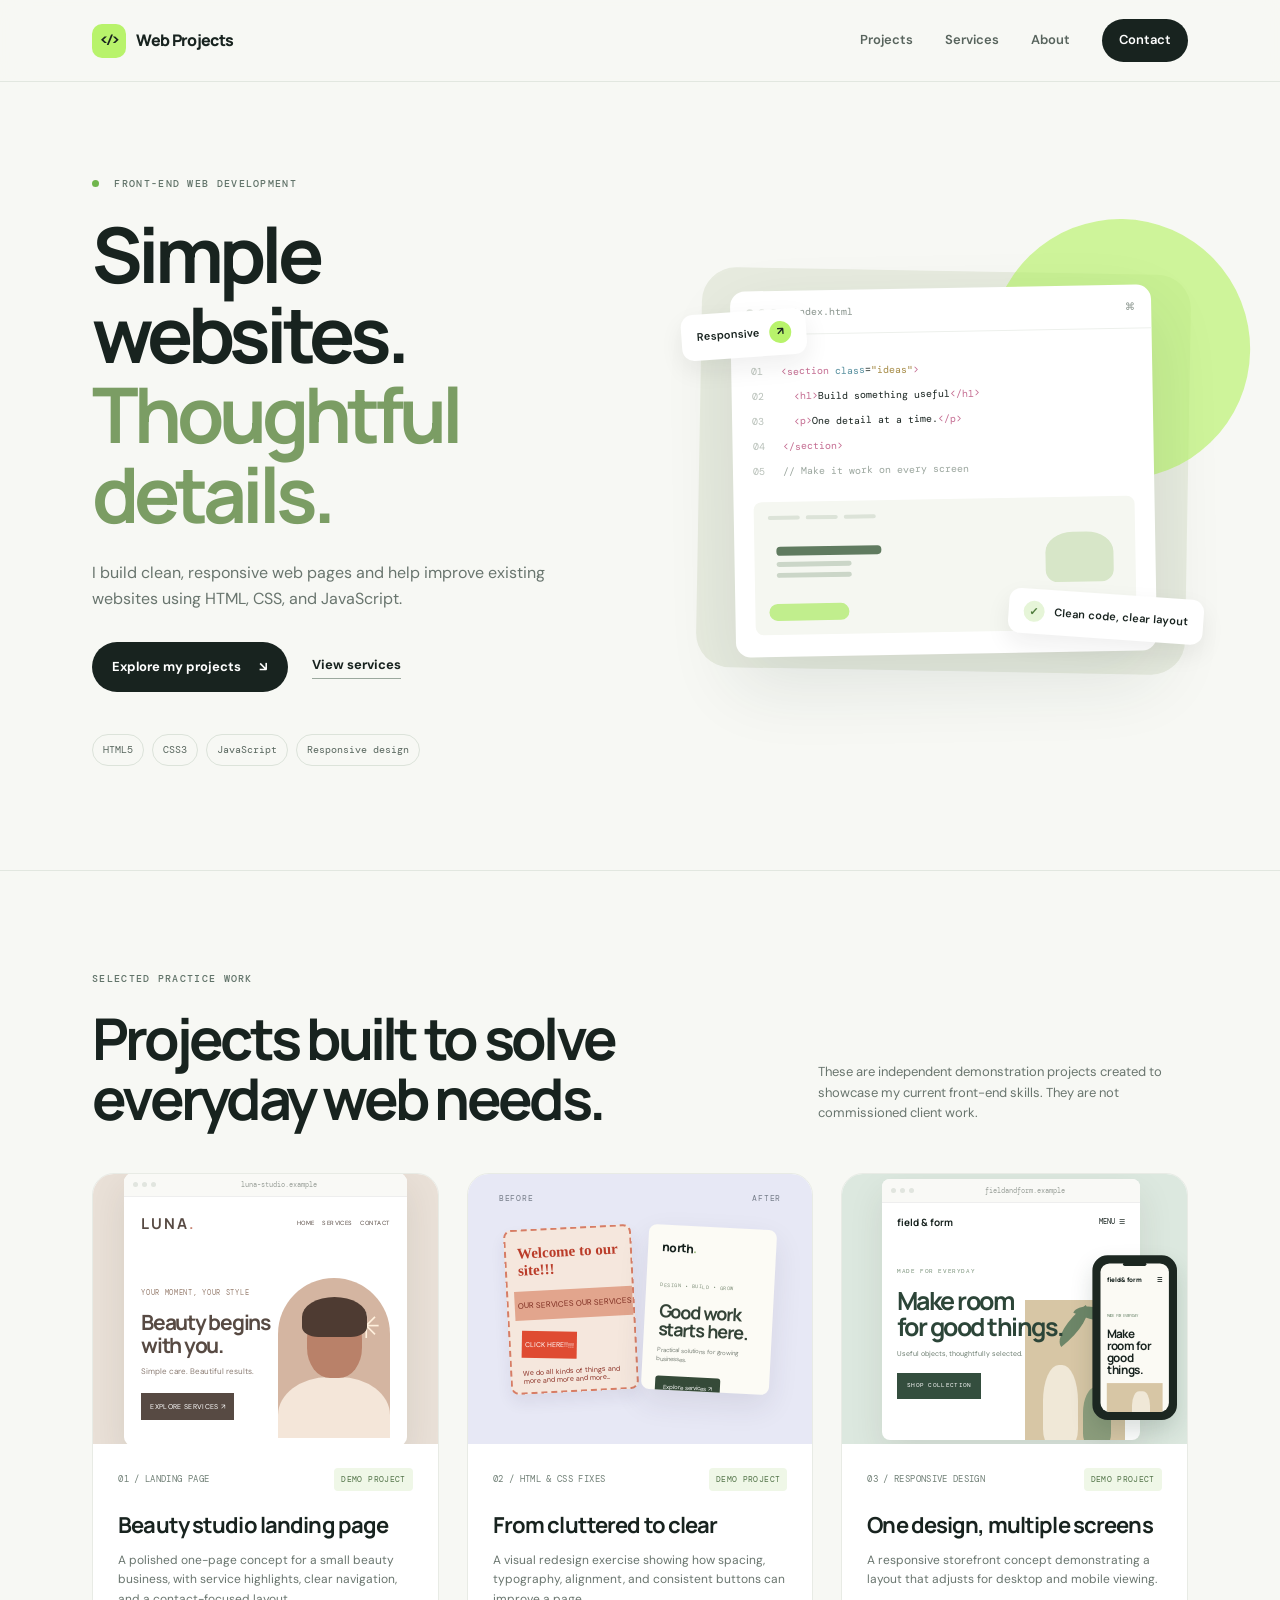
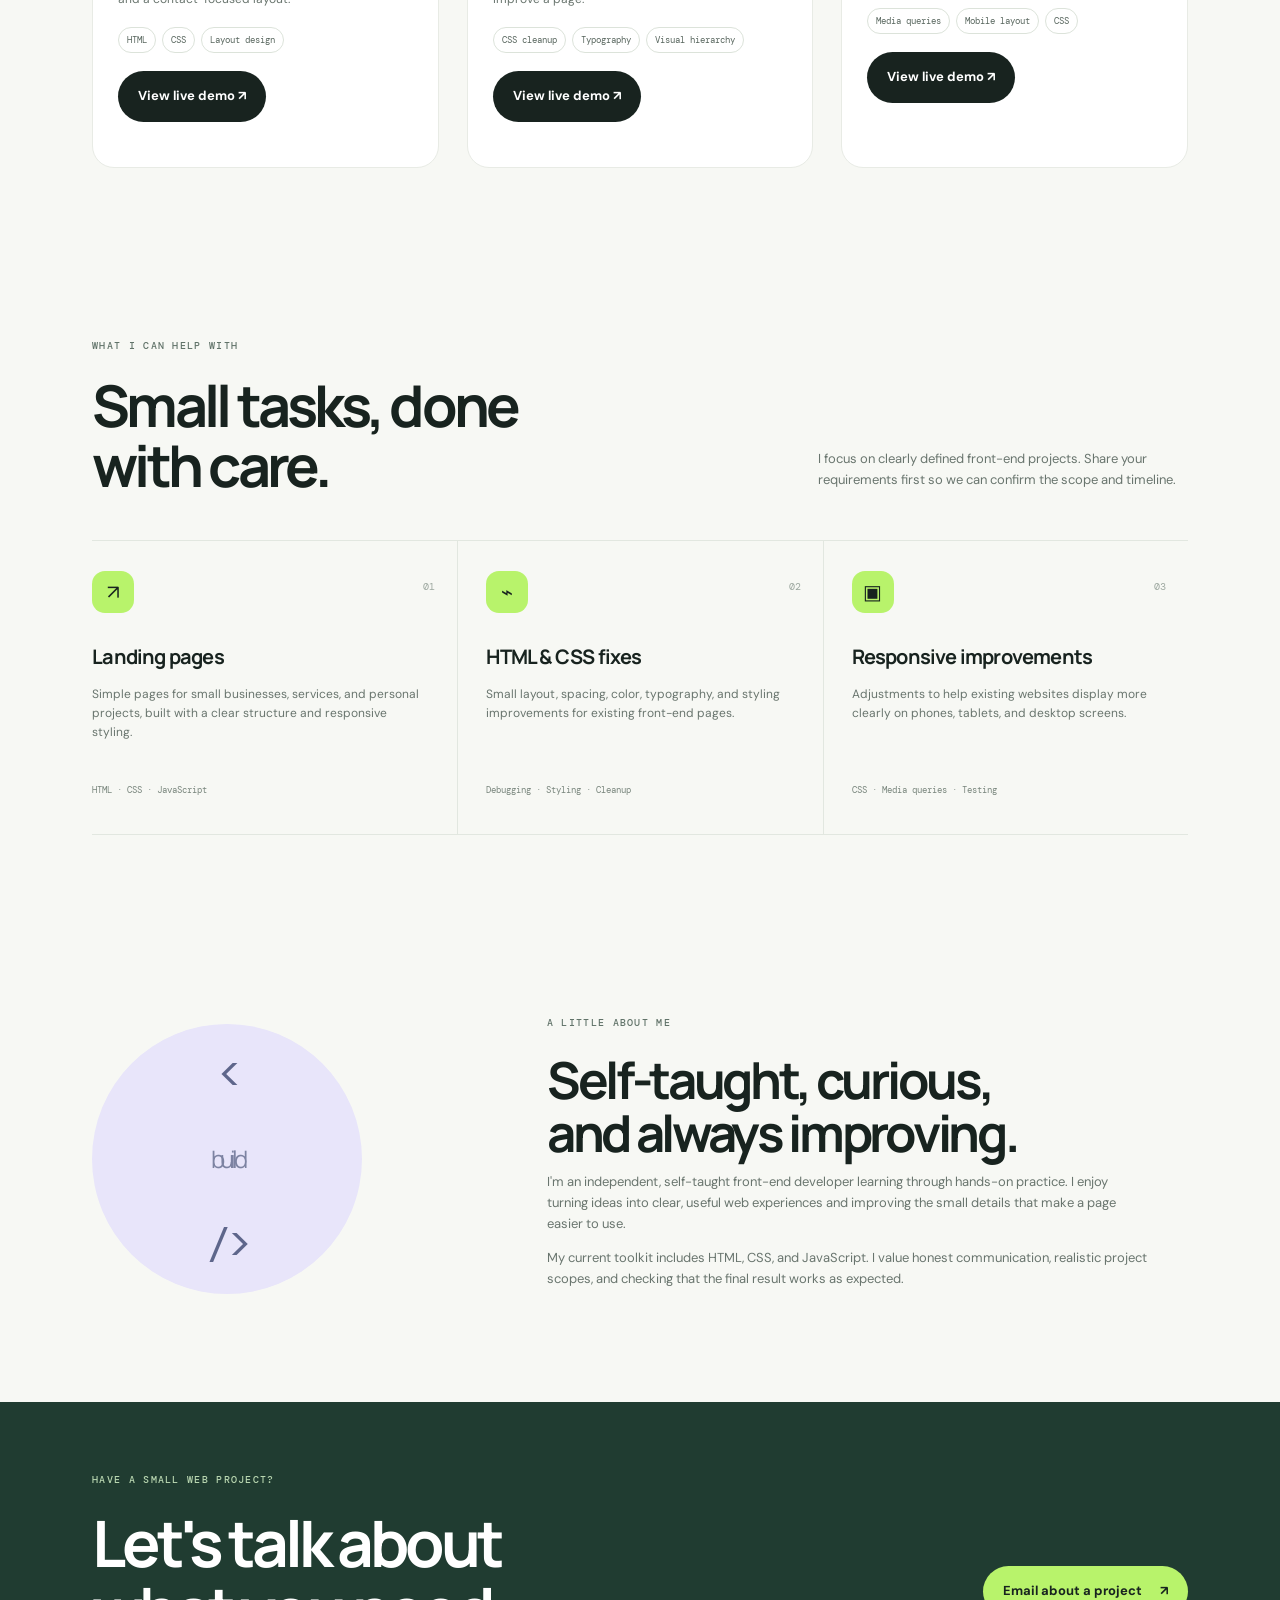
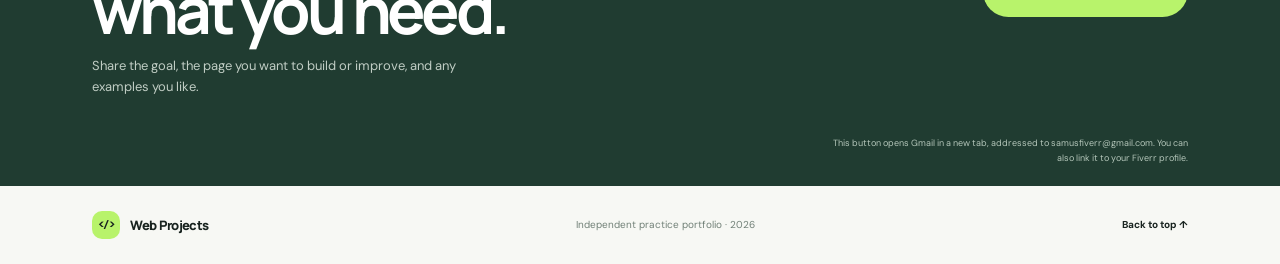
<file: index.html>
<!DOCTYPE html>
<html lang="en">
<head>
  <meta charset="UTF-8" />
  <meta name="viewport" content="width=device-width, initial-scale=1.0" />
  <meta name="description" content="Front-end web development portfolio featuring landing pages, HTML/CSS fixes, and responsive website improvements." />
  <title>Web Projects | Front-End Portfolio</title>
  <link rel="stylesheet" href="styles.css" />
</head>
<body>
  <header class="site-header">
    <a class="brand" href="#home" aria-label="Portfolio home"><span class="brand-mark">&lt;/&gt;</span> Web Projects</a>
    <nav aria-label="Main navigation">
      <a href="#projects">Projects</a>
      <a href="#services">Services</a>
      <a href="#about">About</a>
      <a class="nav-cta" href="#contact">Contact</a>
    </nav>
  </header>

  <main>
    <section class="hero" id="home">
      <div class="hero-copy">
        <p class="eyebrow"><span class="status-dot"></span> FRONT-END WEB DEVELOPMENT</p>
        <h1>Simple websites.<br /><span>Thoughtful details.</span></h1>
        <p class="hero-text">I build clean, responsive web pages and help improve existing websites using HTML, CSS, and JavaScript.</p>
        <div class="hero-actions">
          <a class="button primary" href="#projects">Explore my projects <span aria-hidden="true">↘</span></a>
          <a class="text-link" href="#services">View services</a>
        </div>
        <div class="tech-list" aria-label="Technologies"><span>HTML5</span><span>CSS3</span><span>JavaScript</span><span>Responsive design</span></div>
      </div>
      <div class="hero-art" aria-label="Decorative code illustration">
        <div class="window-card">
          <div class="window-top"><div class="window-dots"><i></i><i></i><i></i></div><span>index.html</span><span class="window-lock">⌘</span></div>
          <div class="code-lines">
            <p><b>01</b> <span class="code-pink">&lt;section</span> <span class="code-blue">class</span>=<span class="code-yellow">"ideas"</span><span class="code-pink">&gt;</span></p>
            <p><b>02</b> &nbsp; <span class="code-pink">&lt;h1&gt;</span>Build something useful<span class="code-pink">&lt;/h1&gt;</span></p>
            <p><b>03</b> &nbsp; <span class="code-pink">&lt;p&gt;</span>One detail at a time.<span class="code-pink">&lt;/p&gt;</span></p>
            <p><b>04</b> <span class="code-pink">&lt;/section&gt;</span></p>
            <p class="code-comment"><b>05</b> // Make it work on every screen</p>
          </div>
          <div class="mini-preview"><div class="mini-preview-nav"><span></span><span></span><span></span></div><div class="mini-preview-content"><div class="mini-lines"><i></i><i></i><i></i></div><div class="mini-shape"></div></div><div class="mini-button"></div></div>
        </div>
        <div class="floating-badge badge-top">Responsive <strong>↗</strong></div>
        <div class="floating-badge badge-bottom"><span class="badge-check">✓</span> Clean code, clear layout</div>
      </div>
    </section>

    <section class="section projects-section" id="projects">
      <div class="section-heading"><div><p class="eyebrow">SELECTED PRACTICE WORK</p><h2>Projects built to solve<br />everyday web needs.</h2></div><p class="section-intro">These are independent demonstration projects created to showcase my current front-end skills. They are not commissioned client work.</p></div>
      <div class="project-grid">
        <article class="project-card project-one">
          <div class="project-visual salon-visual">
            <div class="salon-browser"><div class="browser-bar"><span></span><span></span><span></span><small>luna-studio.example</small></div><div class="salon-site"><div class="salon-nav"><b>LUNA<span>.</span></b><small>HOME &nbsp; SERVICES &nbsp; CONTACT</small></div><div class="salon-hero"><div><small>YOUR MOMENT, YOUR STYLE</small><strong>Beauty begins<br />with you.</strong><p>Simple care. Beautiful results.</p><em>EXPLORE SERVICES ↗</em></div><div class="salon-portrait"><div class="portrait-head"></div><div class="portrait-body"></div><div class="portrait-flower">✳</div></div></div></div></div>
          </div>
          <div class="project-info"><div class="project-meta"><span>01 / LANDING PAGE</span><span class="demo-tag">DEMO PROJECT</span></div><h3>Beauty studio landing page</h3><p>A polished one-page concept for a small beauty business, with service highlights, clear navigation, and a contact-focused layout.</p><div class="tag-row"><span>HTML</span><span>CSS</span><span>Layout design</span></div><p style="margin-top:18px"><a class="button primary" href="project-1-landing-page.html">View live demo ↗</a></p></div>
        </article>
        <article class="project-card project-two">
          <div class="project-visual fix-visual">
            <div class="fix-label before-label">BEFORE</div><div class="fix-label after-label">AFTER</div>
            <div class="broken-card"><div class="broken-title">Welcome to our site!!!</div><div class="broken-box">OUR SERVICES OUR SERVICES</div><div class="broken-button">CLICK HERE!!!!!</div><div class="broken-copy">We do all kinds of things and more and more and more...</div></div>
            <div class="fixed-card"><div class="fixed-brand">north<span>.</span></div><div class="fixed-content"><small>DESIGN • BUILD • GROW</small><strong>Good work<br />starts here.</strong><p>Practical solutions for growing businesses.</p><span class="fixed-cta">Explore services ↗</span></div></div>
          </div>
          <div class="project-info"><div class="project-meta"><span>02 / HTML & CSS FIXES</span><span class="demo-tag">DEMO PROJECT</span></div><h3>From cluttered to clear</h3><p>A visual redesign exercise showing how spacing, typography, alignment, and consistent buttons can improve a page.</p><div class="tag-row"><span>CSS cleanup</span><span>Typography</span><span>Visual hierarchy</span></div><p style="margin-top:18px"><a class="button primary" href="project-2-html-css-fixes.html">View live demo ↗</a></p></div>
        </article>
        <article class="project-card project-three">
          <div class="project-visual responsive-visual">
            <div class="responsive-browser"><div class="browser-bar"><span></span><span></span><span></span><small>fieldandform.example</small></div><div class="field-site"><div class="field-nav"><b>field & form</b><span>MENU ☰</span></div><div class="field-content"><small>MADE FOR EVERYDAY</small><strong>Make room<br />for good things.</strong><p>Useful objects, thoughtfully selected.</p><div class="field-button">SHOP COLLECTION</div><div class="field-photo"><div class="vase vase-one"></div><div class="vase vase-two"></div><div class="leaf leaf-one"></div><div class="leaf leaf-two"></div></div></div></div></div>
            <div class="phone-frame"><div class="phone-speaker"></div><div class="phone-screen"><div class="phone-nav">field & form <span>☰</span></div><small>MADE FOR EVERYDAY</small><strong>Make room for good things.</strong><div class="phone-image"><div class="phone-vase"></div></div><div class="phone-lines"><i></i><i></i></div><div class="phone-cta">SHOP COLLECTION</div></div></div>
          </div>
          <div class="project-info"><div class="project-meta"><span>03 / RESPONSIVE DESIGN</span><span class="demo-tag">DEMO PROJECT</span></div><h3>One design, multiple screens</h3><p>A responsive storefront concept demonstrating a layout that adjusts for desktop and mobile viewing.</p><div class="tag-row"><span>Media queries</span><span>Mobile layout</span><span>CSS</span></div><p style="margin-top:18px"><a class="button primary" href="project-3-responsive-design.html">View live demo ↗</a></p></div>
        </article>
      </div>
    </section>

    <section class="services-section section" id="services">
      <div class="section-heading"><div><p class="eyebrow">WHAT I CAN HELP WITH</p><h2>Small tasks, done<br />with care.</h2></div><p class="section-intro">I focus on clearly defined front-end projects. Share your requirements first so we can confirm the scope and timeline.</p></div>
      <div class="services-grid">
        <article class="service-item"><div class="service-icon">↗</div><span class="service-number">01</span><h3>Landing pages</h3><p>Simple pages for small businesses, services, and personal projects, built with a clear structure and responsive styling.</p><span class="service-stack">HTML · CSS · JavaScript</span></article>
        <article class="service-item"><div class="service-icon">⌁</div><span class="service-number">02</span><h3>HTML & CSS fixes</h3><p>Small layout, spacing, color, typography, and styling improvements for existing front-end pages.</p><span class="service-stack">Debugging · Styling · Cleanup</span></article>
        <article class="service-item"><div class="service-icon">▣</div><span class="service-number">03</span><h3>Responsive improvements</h3><p>Adjustments to help existing websites display more clearly on phones, tablets, and desktop screens.</p><span class="service-stack">CSS · Media queries · Testing</span></article>
      </div>
    </section>

    <section class="about-section section" id="about">
      <div class="about-mark">&lt; <span>build</span> /&gt;</div>
      <div class="about-copy"><p class="eyebrow">A LITTLE ABOUT ME</p><h2>Self-taught, curious,<br />and always improving.</h2><p>I'm an independent, self-taught front-end developer learning through hands-on practice. I enjoy turning ideas into clear, useful web experiences and improving the small details that make a page easier to use.</p><p>My current toolkit includes HTML, CSS, and JavaScript. I value honest communication, realistic project scopes, and checking that the final result works as expected.</p></div>
    </section>

    <section class="contact-section section" id="contact"><div><p class="eyebrow">HAVE A SMALL WEB PROJECT?</p><h2>Let's talk about<br />what you need.</h2><p>Share the goal, the page you want to build or improve, and any examples you like.</p></div><a class="button light" href="https://mail.google.com/mail/?view=cm&fs=1&to=samusfiverr%40gmail.com&su=Web%20project%20inquiry" target="_blank" rel="noopener noreferrer">Email about a project <span aria-hidden="true">↗</span></a><p class="contact-note">This button opens Gmail in a new tab, addressed to samusfiverr@gmail.com. You can also link it to your Fiverr profile.</p></section>
  </main>
  <footer><a class="brand" href="#home"><span class="brand-mark">&lt;/&gt;</span> Web Projects</a><span>Independent practice portfolio · 2026</span><a href="#home">Back to top ↑</a></footer>
  <script src="script.js"></script>
</body>
</html>
</file>
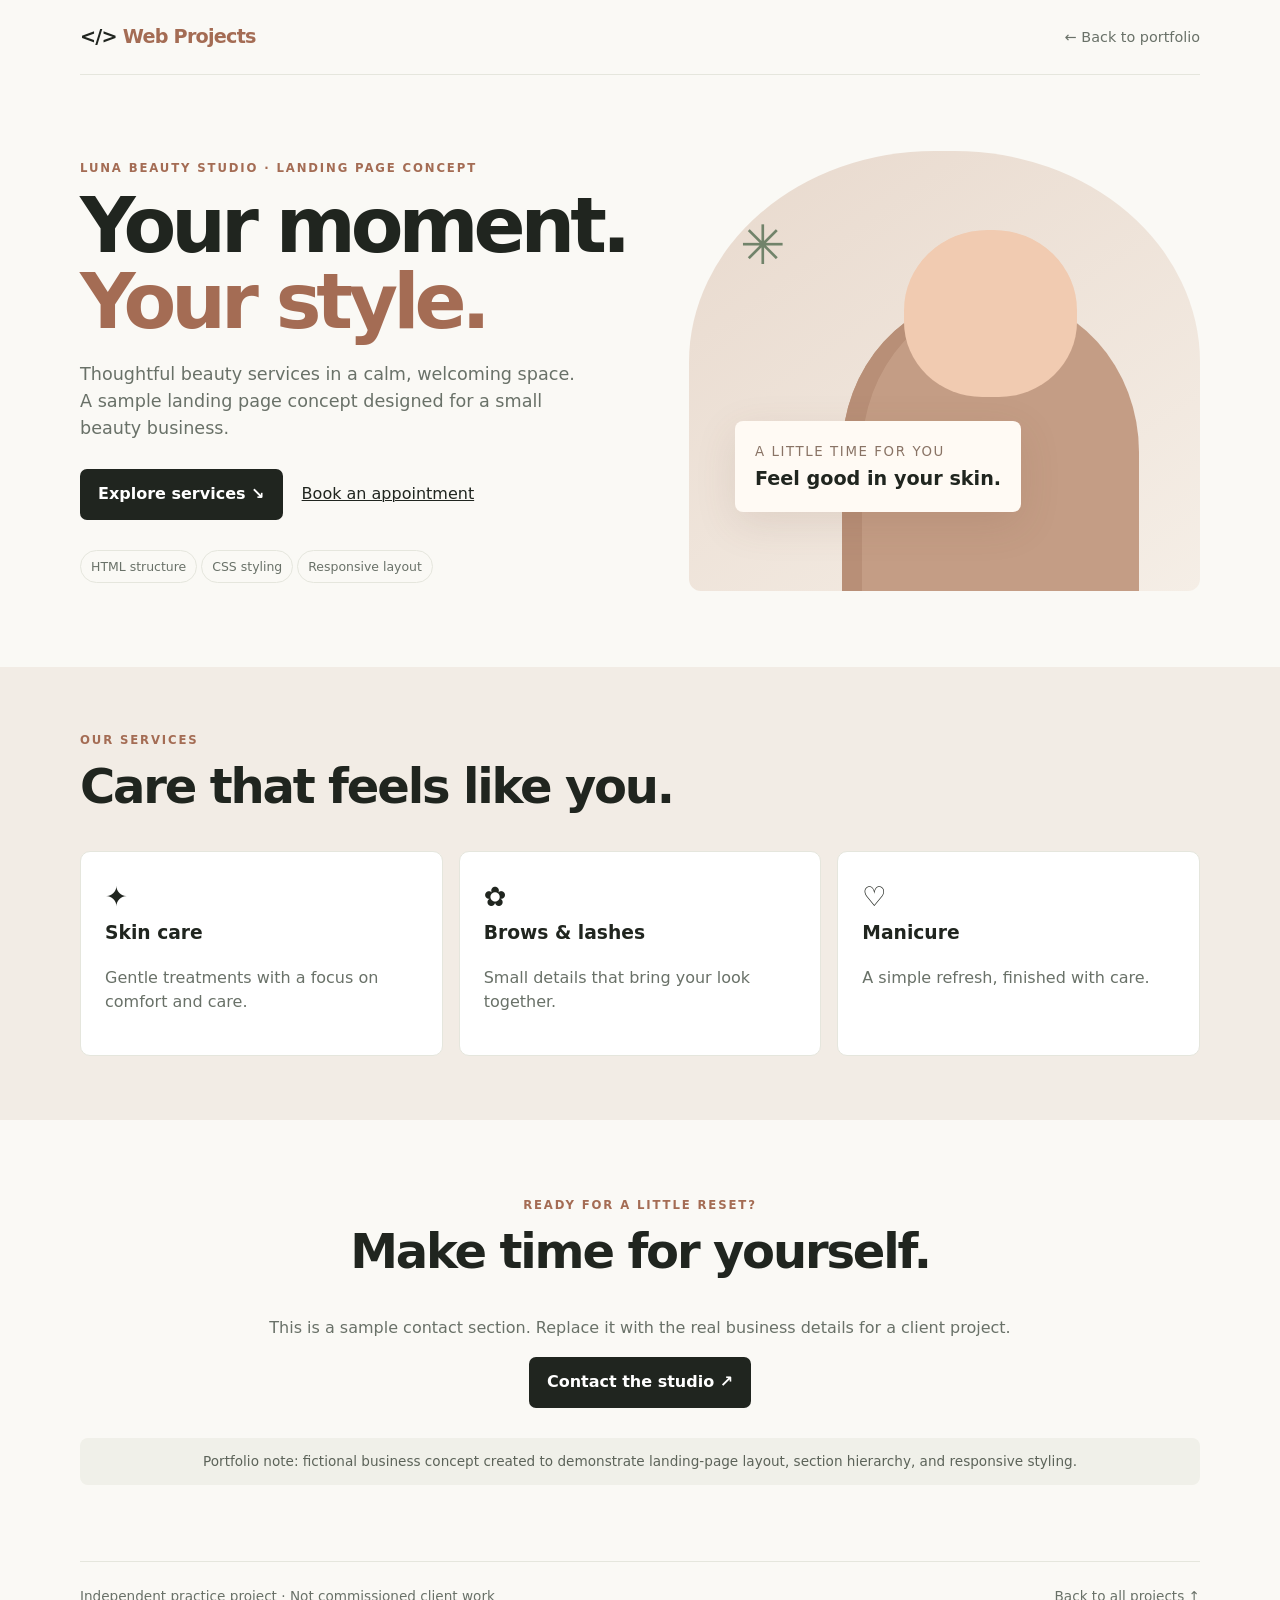
<file: project-1-landing-page.html>
<!doctype html><html lang="en"><head><meta charset="utf-8"><meta name="viewport" content="width=device-width,initial-scale=1"><meta name="description" content="Independent front-end demonstration project built with HTML and CSS."><title>Luna Beauty Studio | Landing Page Demo</title><style>
:root{--ink:#20251f;--muted:#697168;--paper:#faf9f5;--line:#e5e6dd;--accent:#a46c54;--soft:#f2ece5;}*{box-sizing:border-box}html{scroll-behavior:smooth}body{margin:0;background:var(--paper);color:var(--ink);font-family:Inter,ui-sans-serif,system-ui,-apple-system,BlinkMacSystemFont,"Segoe UI",sans-serif;line-height:1.55}a{color:inherit}.wrap{width:min(1120px,calc(100% - 40px));margin:auto}.top{display:flex;justify-content:space-between;align-items:center;padding:22px 0;border-bottom:1px solid var(--line)}.brand{font-weight:850;letter-spacing:-.04em;text-decoration:none;font-size:1.2rem}.brand span{color:var(--accent)}.back{font-size:.9rem;color:var(--muted);text-decoration:none}.back:hover{color:var(--accent)}.eyebrow{font-size:.73rem;letter-spacing:.16em;font-weight:800;color:var(--accent);text-transform:uppercase}h1,h2,h3,p{margin-top:0}h1{font-size:clamp(2.7rem,6vw,5.4rem);line-height:.98;letter-spacing:-.065em;margin-bottom:22px}h2{font-size:clamp(1.8rem,4vw,3rem);line-height:1.05;letter-spacing:-.045em}.muted{color:var(--muted)}.btn{display:inline-flex;align-items:center;gap:10px;background:var(--ink);color:white;text-decoration:none;padding:13px 18px;border-radius:7px;font-weight:750;border:0;cursor:pointer}.btn:hover{transform:translateY(-1px)}.pill{display:inline-block;border:1px solid var(--line);border-radius:99px;padding:6px 10px;font-size:.78rem;color:var(--muted);margin:4px 4px 0 0}.section{padding:76px 0}.notice{margin:30px 0 0;padding:13px 16px;background:#f0f0e9;border-radius:8px;color:#5c6359;font-size:.85rem}footer{padding:24px 0;border-top:1px solid var(--line);color:var(--muted);font-size:.85rem;display:flex;justify-content:space-between;gap:15px;flex-wrap:wrap}@media(max-width:650px){.wrap{width:min(100% - 28px,1120px)}.section{padding:52px 0}.top{padding:17px 0}}
@media(max-width:700px){main .wrap.section{grid-template-columns:1fr!important}#comparison{grid-template-columns:1fr!important}#services .wrap>div{grid-template-columns:1fr!important}#notes+div{grid-template-columns:1fr!important}#products{grid-template-columns:1fr!important}.section{padding:48px 0}}
</style></head><body><header class="wrap top"><a class="brand" href="index.html">&lt;/&gt; <span>Web Projects</span></a><a class="back" href="index.html">← Back to portfolio</a></header><main><section class="wrap section" style="display:grid;grid-template-columns:1.05fr .95fr;gap:44px;align-items:center"><div><p class="eyebrow">Luna Beauty Studio · Landing page concept</p><h1>Your moment.<br><span style="color:var(--accent)">Your style.</span></h1><p class="muted" style="font-size:1.1rem;max-width:510px">Thoughtful beauty services in a calm, welcoming space. A sample landing page concept designed for a small beauty business.</p><p style="margin:26px 0"><a class="btn" href="#services">Explore services ↘</a> <a href="#contact" style="margin-left:14px;text-decoration-thickness:1px">Book an appointment</a></p><span class="pill">HTML structure</span><span class="pill">CSS styling</span><span class="pill">Responsive layout</span></div><div style="min-height:440px;background:linear-gradient(145deg,#e8d9cd,#f5eee6);border-radius:48% 48% 12px 12px;position:relative;overflow:hidden;display:grid;place-items:center"><div style="width:58%;height:74%;background:#c49d85;border-radius:48% 48% 12px 12px;position:absolute;bottom:-7%;right:12%;box-shadow:inset 20px 0 #b88f77"></div><div style="width:34%;height:38%;background:#f1cbb1;border-radius:48% 48% 45% 45%;position:absolute;top:18%;right:24%;z-index:1"></div><div style="position:absolute;z-index:2;top:12%;left:10%;font-size:3.4rem;color:#71836a">✳</div><div style="position:absolute;bottom:18%;left:9%;z-index:3;background:#fffaf4;padding:18px 20px;border-radius:8px;box-shadow:0 12px 40px #6e4b3820"><small style="letter-spacing:.12em;color:#897365">A LITTLE TIME FOR YOU</small><br><b style="font-size:1.2rem">Feel good in your skin.</b></div></div></section><section id="services" style="background:var(--soft);padding:64px 0"><div class="wrap"><p class="eyebrow">Our services</p><h2>Care that feels like you.</h2><div style="display:grid;grid-template-columns:repeat(3,1fr);gap:16px;margin-top:28px"><article style="padding:24px;background:white;border:1px solid var(--line);border-radius:10px"><div style="font-size:1.7rem">✦</div><h3>Skin care</h3><p class="muted">Gentle treatments with a focus on comfort and care.</p></article><article style="padding:24px;background:white;border:1px solid var(--line);border-radius:10px"><div style="font-size:1.7rem">✿</div><h3>Brows & lashes</h3><p class="muted">Small details that bring your look together.</p></article><article style="padding:24px;background:white;border:1px solid var(--line);border-radius:10px"><div style="font-size:1.7rem">♡</div><h3>Manicure</h3><p class="muted">A simple refresh, finished with care.</p></article></div></div></section><section id="contact" class="wrap section" style="text-align:center"><p class="eyebrow">Ready for a little reset?</p><h2>Make time for yourself.</h2><p class="muted">This is a sample contact section. Replace it with the real business details for a client project.</p><a class="btn" href="https://mail.google.com/mail/?view=cm&fs=1&to=samusfiverr%40gmail.com&su=Beauty%20appointment%20demo" target="_blank" rel="noopener noreferrer">Contact the studio ↗</a><p class="notice">Portfolio note: fictional business concept created to demonstrate landing-page layout, section hierarchy, and responsive styling.</p></section></main><footer class="wrap"><span>Independent practice project · Not commissioned client work</span><a href="index.html">Back to all projects ↑</a></footer><script>document.querySelectorAll('a[href^="#"]').forEach(a=>a.addEventListener('click',e=>{const target=document.querySelector(a.getAttribute('href'));if(target){e.preventDefault();target.scrollIntoView({behavior:'smooth'});}}));</script></body></html>
</file>
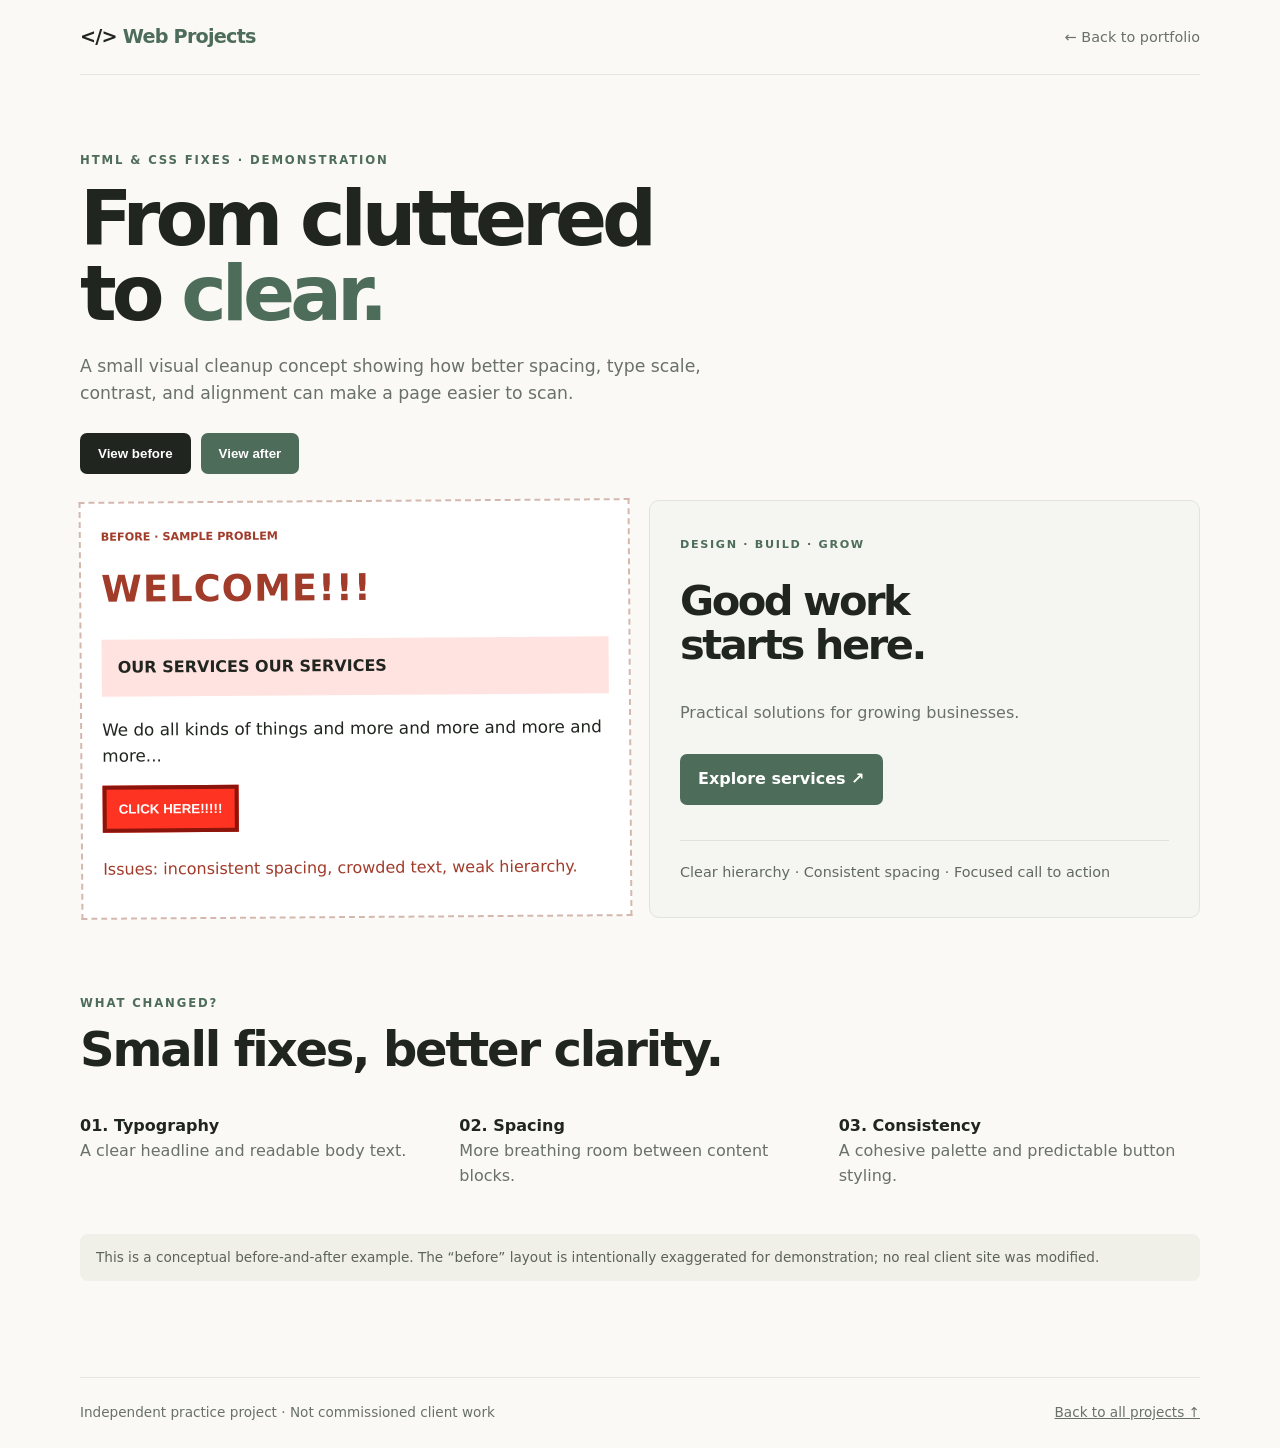
<file: project-2-html-css-fixes.html>
<!doctype html><html lang="en"><head><meta charset="utf-8"><meta name="viewport" content="width=device-width,initial-scale=1"><meta name="description" content="Independent front-end demonstration project built with HTML and CSS."><title>HTML & CSS Fixes | Before and After Demo</title><style>
:root{--ink:#20251f;--muted:#697168;--paper:#faf9f5;--line:#e5e6dd;--accent:#4d6c59;--soft:#eef0e9;}*{box-sizing:border-box}html{scroll-behavior:smooth}body{margin:0;background:var(--paper);color:var(--ink);font-family:Inter,ui-sans-serif,system-ui,-apple-system,BlinkMacSystemFont,"Segoe UI",sans-serif;line-height:1.55}a{color:inherit}.wrap{width:min(1120px,calc(100% - 40px));margin:auto}.top{display:flex;justify-content:space-between;align-items:center;padding:22px 0;border-bottom:1px solid var(--line)}.brand{font-weight:850;letter-spacing:-.04em;text-decoration:none;font-size:1.2rem}.brand span{color:var(--accent)}.back{font-size:.9rem;color:var(--muted);text-decoration:none}.back:hover{color:var(--accent)}.eyebrow{font-size:.73rem;letter-spacing:.16em;font-weight:800;color:var(--accent);text-transform:uppercase}h1,h2,h3,p{margin-top:0}h1{font-size:clamp(2.7rem,6vw,5.4rem);line-height:.98;letter-spacing:-.065em;margin-bottom:22px}h2{font-size:clamp(1.8rem,4vw,3rem);line-height:1.05;letter-spacing:-.045em}.muted{color:var(--muted)}.btn{display:inline-flex;align-items:center;gap:10px;background:var(--ink);color:white;text-decoration:none;padding:13px 18px;border-radius:7px;font-weight:750;border:0;cursor:pointer}.btn:hover{transform:translateY(-1px)}.pill{display:inline-block;border:1px solid var(--line);border-radius:99px;padding:6px 10px;font-size:.78rem;color:var(--muted);margin:4px 4px 0 0}.section{padding:76px 0}.notice{margin:30px 0 0;padding:13px 16px;background:#f0f0e9;border-radius:8px;color:#5c6359;font-size:.85rem}footer{padding:24px 0;border-top:1px solid var(--line);color:var(--muted);font-size:.85rem;display:flex;justify-content:space-between;gap:15px;flex-wrap:wrap}@media(max-width:650px){.wrap{width:min(100% - 28px,1120px)}.section{padding:52px 0}.top{padding:17px 0}}
@media(max-width:700px){main .wrap.section{grid-template-columns:1fr!important}#comparison{grid-template-columns:1fr!important}#services .wrap>div{grid-template-columns:1fr!important}#notes+div{grid-template-columns:1fr!important}#products{grid-template-columns:1fr!important}.section{padding:48px 0}}
</style></head><body><header class="wrap top"><a class="brand" href="index.html">&lt;/&gt; <span>Web Projects</span></a><a class="back" href="index.html">← Back to portfolio</a></header><main class="wrap section"><p class="eyebrow">HTML & CSS fixes · Demonstration</p><h1>From cluttered<br>to <span style="color:var(--accent)">clear.</span></h1><p class="muted" style="font-size:1.08rem;max-width:650px">A small visual cleanup concept showing how better spacing, type scale, contrast, and alignment can make a page easier to scan.</p><div style="display:flex;gap:10px;flex-wrap:wrap;margin:26px 0"><button class="btn" id="beforeBtn" type="button">View before</button><button class="btn" id="afterBtn" type="button" style="background:var(--accent)">View after</button></div><div id="comparison" style="display:grid;grid-template-columns:1fr 1fr;gap:18px"><section id="before" style="background:#fff;border:2px dashed #d4b8ae;padding:20px;min-height:380px;transform:rotate(-.4deg)"><span style="font-size:.7rem;font-weight:900;color:#a13b2a">BEFORE · SAMPLE PROBLEM</span><h2 style="font-size:2.3rem;text-transform:uppercase;letter-spacing:.03em;margin-top:22px;color:#a13b2a">WELCOME!!!</h2><div style="background:#ffe3e0;padding:16px;font-weight:900;margin:20px 0">OUR SERVICES OUR SERVICES</div><p style="font-size:1.05rem">We do all kinds of things and more and more and more and more...</p><button style="background:#ff3321;border:4px solid #8b150c;color:white;padding:12px;font-weight:900">CLICK HERE!!!!!</button><p style="margin-top:25px;color:#a13b2a">Issues: inconsistent spacing, crowded text, weak hierarchy.</p></section><section id="after" style="background:#f5f6f1;border:1px solid #e1e4da;padding:30px;min-height:380px;border-radius:10px"><span style="font-size:.7rem;font-weight:800;letter-spacing:.15em;color:var(--accent)">DESIGN · BUILD · GROW</span><h2 style="font-size:2.6rem;margin-top:24px;letter-spacing:-.06em">Good work<br>starts here.</h2><p class="muted">Practical solutions for growing businesses.</p><a class="btn" href="#notes" style="background:var(--accent);margin-top:12px">Explore services ↗</a><div style="margin-top:35px;padding-top:20px;border-top:1px solid #dfe2d8;color:#62695f;font-size:.9rem">Clear hierarchy · Consistent spacing · Focused call to action</div></section></div><section id="notes" class="section" style="padding-bottom:20px"><p class="eyebrow">What changed?</p><h2>Small fixes, better clarity.</h2><div style="display:grid;grid-template-columns:repeat(3,1fr);gap:18px;margin-top:25px"><div><b>01. Typography</b><p class="muted">A clear headline and readable body text.</p></div><div><b>02. Spacing</b><p class="muted">More breathing room between content blocks.</p></div><div><b>03. Consistency</b><p class="muted">A cohesive palette and predictable button styling.</p></div></div><p class="notice">This is a conceptual before-and-after example. The “before” layout is intentionally exaggerated for demonstration; no real client site was modified.</p></section></main><footer class="wrap"><span>Independent practice project · Not commissioned client work</span><a href="index.html">Back to all projects ↑</a></footer><script>const before=document.getElementById('before'),after=document.getElementById('after');document.getElementById('beforeBtn').addEventListener('click',()=>{before.style.outline='3px solid var(--accent)';after.style.outline='none';before.scrollIntoView({behavior:'smooth',block:'center'});});document.getElementById('afterBtn').addEventListener('click',()=>{after.style.outline='3px solid var(--accent)';before.style.outline='none';after.scrollIntoView({behavior:'smooth',block:'center'});});</script></body></html>
</file>
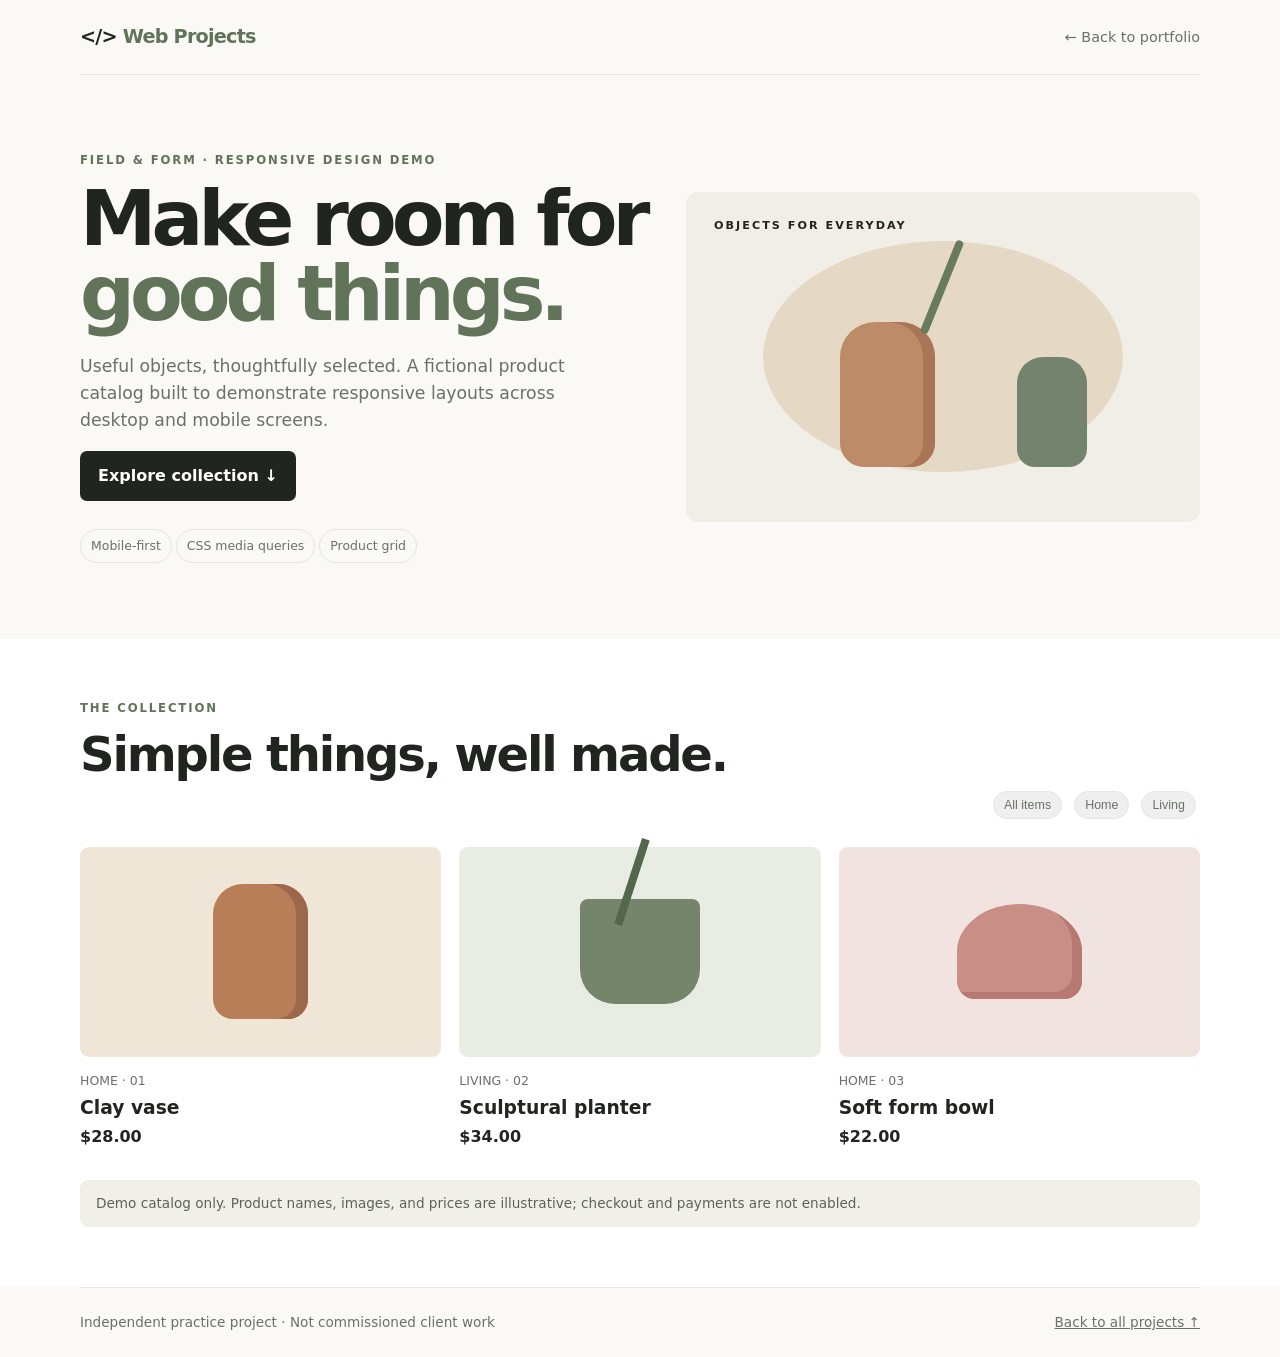
<file: project-3-responsive-design.html>
<!doctype html><html lang="en"><head><meta charset="utf-8"><meta name="viewport" content="width=device-width,initial-scale=1"><meta name="description" content="Independent front-end demonstration project built with HTML and CSS."><title>Field & Form | Responsive Design Demo</title><style>
:root{--ink:#20251f;--muted:#697168;--paper:#faf9f5;--line:#e5e6dd;--accent:#61745a;--soft:#f0eee6;}*{box-sizing:border-box}html{scroll-behavior:smooth}body{margin:0;background:var(--paper);color:var(--ink);font-family:Inter,ui-sans-serif,system-ui,-apple-system,BlinkMacSystemFont,"Segoe UI",sans-serif;line-height:1.55}a{color:inherit}.wrap{width:min(1120px,calc(100% - 40px));margin:auto}.top{display:flex;justify-content:space-between;align-items:center;padding:22px 0;border-bottom:1px solid var(--line)}.brand{font-weight:850;letter-spacing:-.04em;text-decoration:none;font-size:1.2rem}.brand span{color:var(--accent)}.back{font-size:.9rem;color:var(--muted);text-decoration:none}.back:hover{color:var(--accent)}.eyebrow{font-size:.73rem;letter-spacing:.16em;font-weight:800;color:var(--accent);text-transform:uppercase}h1,h2,h3,p{margin-top:0}h1{font-size:clamp(2.7rem,6vw,5.4rem);line-height:.98;letter-spacing:-.065em;margin-bottom:22px}h2{font-size:clamp(1.8rem,4vw,3rem);line-height:1.05;letter-spacing:-.045em}.muted{color:var(--muted)}.btn{display:inline-flex;align-items:center;gap:10px;background:var(--ink);color:white;text-decoration:none;padding:13px 18px;border-radius:7px;font-weight:750;border:0;cursor:pointer}.btn:hover{transform:translateY(-1px)}.pill{display:inline-block;border:1px solid var(--line);border-radius:99px;padding:6px 10px;font-size:.78rem;color:var(--muted);margin:4px 4px 0 0}.section{padding:76px 0}.notice{margin:30px 0 0;padding:13px 16px;background:#f0f0e9;border-radius:8px;color:#5c6359;font-size:.85rem}footer{padding:24px 0;border-top:1px solid var(--line);color:var(--muted);font-size:.85rem;display:flex;justify-content:space-between;gap:15px;flex-wrap:wrap}@media(max-width:650px){.wrap{width:min(100% - 28px,1120px)}.section{padding:52px 0}.top{padding:17px 0}}
@media(max-width:700px){main .wrap.section{grid-template-columns:1fr!important}#comparison{grid-template-columns:1fr!important}#services .wrap>div{grid-template-columns:1fr!important}#notes+div{grid-template-columns:1fr!important}#products{grid-template-columns:1fr!important}.section{padding:48px 0}}
</style></head><body><header class="wrap top"><a class="brand" href="index.html">&lt;/&gt; <span>Web Projects</span></a><a class="back" href="index.html">← Back to portfolio</a></header><main><section class="wrap section" style="display:grid;grid-template-columns:1fr .9fr;gap:35px;align-items:center"><div><p class="eyebrow">Field & Form · Responsive design demo</p><h1>Make room for<br><span style="color:var(--accent)">good things.</span></h1><p class="muted" style="font-size:1.08rem;max-width:500px">Useful objects, thoughtfully selected. A fictional product catalog built to demonstrate responsive layouts across desktop and mobile screens.</p><a class="btn" href="#collection">Explore collection ↓</a><div style="margin-top:24px"><span class="pill">Mobile-first</span><span class="pill">CSS media queries</span><span class="pill">Product grid</span></div></div><div style="background:var(--soft);min-height:330px;border-radius:12px;display:grid;place-items:center;position:relative;overflow:hidden"><div style="position:absolute;width:70%;height:70%;background:#e5d9c6;border-radius:50%"></div><div style="position:absolute;width:95px;height:145px;background:#bd8b67;border-radius:35px 35px 24px 24px;bottom:55px;left:30%;box-shadow:inset -12px 0 #a97556"></div><div style="position:absolute;width:70px;height:110px;background:#74836d;border-radius:26px 26px 18px 18px;bottom:55px;right:22%"></div><div style="position:absolute;width:8px;height:100px;background:#687b5e;top:45px;left:49%;transform:rotate(22deg);border-radius:9px"></div><div style="position:absolute;top:25px;left:28px;font-size:.7rem;letter-spacing:.18em;font-weight:800">OBJECTS FOR EVERYDAY</div></div></section><section id="collection" style="background:#fff;padding:60px 0"><div class="wrap"><div style="display:flex;justify-content:space-between;gap:20px;align-items:end;flex-wrap:wrap"><div><p class="eyebrow">The collection</p><h2>Simple things, well made.</h2></div><div style="display:flex;gap:8px;flex-wrap:wrap" aria-label="Filter products"><button class="pill filter active" data-filter="all">All items</button><button class="pill filter" data-filter="home">Home</button><button class="pill filter" data-filter="living">Living</button></div></div><div id="products" style="display:grid;grid-template-columns:repeat(3,1fr);gap:18px;margin-top:28px"><article class="product" data-category="home"><div style="height:210px;background:#f0e6d7;border-radius:9px;display:grid;place-items:center"><div style="width:95px;height:135px;background:#b77e57;border-radius:30px 30px 20px 20px;box-shadow:inset -12px 0 #9c6849"></div></div><p class="muted" style="margin:14px 0 3px;font-size:.78rem">HOME · 01</p><h3 style="margin-bottom:3px">Clay vase</h3><b>$28.00</b></article><article class="product" data-category="living"><div style="height:210px;background:#e8ece3;border-radius:9px;display:grid;place-items:center"><div style="width:120px;height:105px;background:#75856b;border-radius:8px 8px 35px 35px;position:relative"><div style="position:absolute;width:8px;height:90px;background:#52674c;top:-62px;left:48px;transform:rotate(18deg)"></div></div></div><p class="muted" style="margin:14px 0 3px;font-size:.78rem">LIVING · 02</p><h3 style="margin-bottom:3px">Sculptural planter</h3><b>$34.00</b></article><article class="product" data-category="home"><div style="height:210px;background:#f1e4e0;border-radius:9px;display:grid;place-items:center"><div style="width:125px;height:95px;background:#c98f87;border-radius:50% 50% 18px 18px;box-shadow:inset -10px -7px #b77972"></div></div><p class="muted" style="margin:14px 0 3px;font-size:.78rem">HOME · 03</p><h3 style="margin-bottom:3px">Soft form bowl</h3><b>$22.00</b></article></div><p class="notice">Demo catalog only. Product names, images, and prices are illustrative; checkout and payments are not enabled.</p></div></section></main><footer class="wrap"><span>Independent practice project · Not commissioned client work</span><a href="index.html">Back to all projects ↑</a></footer><script>const filters=[...document.querySelectorAll('.filter')];filters.forEach(button=>button.addEventListener('click',()=>{filters.forEach(b=>{b.style.background='transparent';b.style.color='var(--muted)';});button.style.background='var(--ink)';button.style.color='white';const category=button.dataset.filter;document.querySelectorAll('.product').forEach(card=>card.hidden=category!=='all'&&card.dataset.category!==category);}));</script></body></html>
</file>
<file: styles.css>
@import url('https://fonts.googleapis.com/css2?family=DM+Mono:wght@400;500&family=DM+Sans:wght@400;500;600;700&family=Manrope:wght@400;500;600;700;800&display=swap');
:root{--ink:#18231f;--muted:#69756e;--paper:#f7f8f4;--white:#fff;--line:#e2e7e0;--green:#b8f36b;--deep:#203c31;--lav:#e8e5fa;--peach:#f8dfd2;--radius:22px}*{box-sizing:border-box}html{scroll-behavior:smooth}body{margin:0;background:var(--paper);color:var(--ink);font-family:'DM Sans',sans-serif;line-height:1.6}a{color:inherit;text-decoration:none}.site-header{height:82px;padding:0 7.2%;display:flex;align-items:center;justify-content:space-between;border-bottom:1px solid var(--line);background:rgba(247,248,244,.92);position:sticky;top:0;z-index:10;backdrop-filter:blur(14px)}.brand{font-family:Manrope,sans-serif;font-weight:800;letter-spacing:-.04em;display:flex;gap:10px;align-items:center}.brand-mark{display:grid;place-items:center;width:34px;height:34px;border-radius:10px;background:var(--green);font-family:'DM Mono',monospace;font-size:12px}.site-header nav{display:flex;align-items:center;gap:32px;font-size:13px;font-weight:600}.site-header nav a:not(.nav-cta){color:#58645d}.nav-cta{background:var(--ink);color:white;padding:11px 17px;border-radius:100px}.hero{padding:94px 7.2% 104px;display:grid;grid-template-columns:1.05fr .95fr;gap:6%;align-items:center;max-width:1500px;margin:auto;overflow:hidden}.eyebrow{font-family:'DM Mono',monospace;font-size:10px;letter-spacing:.13em;font-weight:500;color:#617369;margin:0 0 22px}.status-dot{display:inline-block;width:7px;height:7px;background:#70b64c;border-radius:50%;margin-right:8px}.hero h1,.section h2,.contact-section h2{font-family:Manrope,sans-serif;letter-spacing:-.065em;font-weight:700;line-height:1.04;margin:0}.hero h1{font-size:clamp(48px,6vw,82px)}.hero h1 span{color:#7b9d64}.hero-text{max-width:480px;color:var(--muted);font-size:16px;margin:27px 0 30px}.hero-actions{display:flex;align-items:center;gap:24px}.button{display:inline-flex;gap:18px;align-items:center;justify-content:center;padding:15px 20px;border-radius:100px;font-size:13px;font-weight:700;transition:transform .2s,background .2s}.button:hover{transform:translateY(-2px)}.primary{background:var(--ink);color:white}.primary:hover{background:#315341}.text-link{font-size:13px;font-weight:700;border-bottom:1px solid #9ba89e;padding-bottom:3px}.tech-list{display:flex;flex-wrap:wrap;gap:8px;margin-top:42px}.tech-list span,.tag-row span{font-family:'DM Mono',monospace;font-size:10px;color:#58665e;border:1px solid #dce3da;border-radius:100px;padding:7px 10px}.hero-art{position:relative;min-height:400px;display:grid;place-items:center;background:#e7ebdf;border-radius:34px;transform:rotate(1deg)}.hero-art:before{content:'';position:absolute;width:260px;height:260px;border-radius:50%;background:var(--green);right:-60px;top:-55px;opacity:.65}.window-card{width:min(86%,480px);background:#fff;border-radius:15px;overflow:hidden;box-shadow:0 28px 70px #203c311b;position:relative;z-index:1;transform:rotate(-2deg)}.window-top{height:44px;border-bottom:1px solid #edf0ec;display:flex;align-items:center;padding:0 16px;gap:16px;color:#89948d;font-family:'DM Mono',monospace;font-size:10px}.window-dots{display:flex;gap:5px}.window-dots i,.browser-bar>span{width:7px;height:7px;background:#e1e5df;border-radius:50%}.window-lock{margin-left:auto}.code-lines{padding:24px 20px 18px;font-family:'DM Mono',monospace;font-size:10px;line-height:2.5;white-space:nowrap;overflow:hidden}.code-lines p{margin:0}.code-lines b{color:#b8c0b9;font-weight:400;margin-right:12px}.code-pink{color:#c46c91}.code-blue{color:#558e9d}.code-yellow{color:#a58a45}.code-comment{color:#9ba69e}.mini-preview{margin:0 20px 22px;padding:14px;background:#f5f7f1;border-radius:8px}.mini-preview-nav{display:flex;gap:6px}.mini-preview-nav span{height:4px;width:32px;background:#dce3d8;border-radius:3px}.mini-preview-content{display:flex;align-items:center;justify-content:space-between;padding:17px 8px}.mini-lines{display:grid;gap:6px}.mini-lines i{width:75px;height:5px;background:#cbd6c8;border-radius:4px}.mini-lines i:first-child{width:105px;height:9px;background:#607b60}.mini-shape{width:68px;height:50px;border-radius:40% 40% 12px 12px;background:#d7e6c8}.mini-button{height:17px;width:80px;border-radius:20px;background:#c1ee8d}.floating-badge{position:absolute;z-index:2;background:white;box-shadow:0 10px 25px #18231f12;border-radius:12px;padding:12px 15px;font-size:11px;font-weight:600;display:flex;align-items:center;gap:10px}.badge-top{top:44px;left:-20px;transform:rotate(-5deg)}.badge-top strong{background:var(--green);width:22px;height:22px;display:grid;place-items:center;border-radius:50%}.badge-bottom{bottom:35px;right:-18px;transform:rotate(3deg)}.badge-check{width:21px;height:21px;border-radius:50%;display:grid;place-items:center;background:#e6f5d8;color:#507c3d}.section{padding:100px 7.2%;max-width:1500px;margin:auto}.projects-section{border-top:1px solid var(--line)}.section-heading{display:flex;justify-content:space-between;gap:35px;align-items:end;margin-bottom:44px}.section h2,.contact-section h2{font-size:clamp(38px,4.5vw,58px)}.section-intro{max-width:370px;color:var(--muted);font-size:13px;margin:0 0 5px}.project-grid{display:grid;grid-template-columns:repeat(2,minmax(0,1fr));gap:28px}.project-card{background:#fff;border:1px solid #e8ebe5;border-radius:var(--radius);overflow:hidden;min-width:0}.project-visual{height:310px;position:relative;overflow:hidden;display:flex;align-items:center;justify-content:center}.salon-visual{background:#e9e0d7}.salon-browser,.responsive-browser{width:82%;background:#fff;border-radius:9px;box-shadow:0 15px 35px #3d32251a;overflow:hidden}.browser-bar{height:24px;background:#f9f9f6;display:flex;align-items:center;gap:4px;padding:0 9px;border-bottom:1px solid #eee}.browser-bar>span{width:5px;height:5px}.browser-bar small{font-family:'DM Mono',monospace;font-size:7px;color:#9ba19b;margin:auto}.salon-site{padding:15px 17px 0}.salon-nav{display:flex;align-items:center;justify-content:space-between;color:#574a43}.salon-nav b{font-family:Manrope,sans-serif;font-size:15px;letter-spacing:.13em}.salon-nav b span{color:#c88675}.salon-nav small{font-size:6px;letter-spacing:.08em}.salon-hero{display:grid;grid-template-columns:1.1fr .9fr;align-items:center;min-height:210px;padding-top:15px}.salon-hero>div:first-child>small,.field-content>small{font-family:'DM Mono',monospace;font-size:7px;letter-spacing:.1em;color:#987f70}.salon-hero strong{display:block;font-family:Manrope,sans-serif;font-size:24px;line-height:1.06;letter-spacing:-.06em;color:#574a43;margin:9px 0}.salon-hero p{font-size:8px;color:#8b7c73}.salon-hero em{font-style:normal;font-size:7px;letter-spacing:.05em;display:inline-block;background:#574a43;color:white;padding:8px 9px;margin-top:7px}.salon-portrait{height:160px;background:#d4b5a1;position:relative;overflow:hidden;border-radius:80px 80px 0 0;margin-top:20px}.portrait-head{position:absolute;width:55px;height:72px;background:#b98169;top:28px;left:calc(50% - 27px);border-radius:45% 45% 42% 42%;z-index:2}.portrait-head:before{content:'';position:absolute;top:-9px;left:-5px;width:65px;height:40px;background:#4e3b32;border-radius:50% 50% 25% 25%}.portrait-body{position:absolute;width:112px;height:85px;bottom:-24px;left:calc(50% - 56px);background:#f4e6d9;border-radius:45% 45% 0 0}.portrait-flower{position:absolute;right:10px;top:22px;color:#fff0dd;font-size:34px}.project-info{padding:24px 25px 27px}.project-meta{display:flex;align-items:center;justify-content:space-between;gap:8px;font-family:'DM Mono',monospace;font-size:9px;color:#718077;letter-spacing:.04em}.demo-tag{font-size:8px;color:#537449;background:#eff7e7;padding:5px 7px;border-radius:4px}.project-info h3{font-family:Manrope,sans-serif;font-size:22px;letter-spacing:-.04em;margin:17px 0 8px}.project-info p{color:var(--muted);font-size:12px;max-width:520px;margin:0 0 18px}.tag-row{display:flex;flex-wrap:wrap;gap:6px}.tag-row span{font-size:9px;padding:5px 8px}.fix-visual{background:#e7e8f5;gap:16px;padding:25px}.fix-label{position:absolute;top:18px;font-family:'DM Mono',monospace;font-size:8px;letter-spacing:.1em;color:#777e8a}.before-label{left:9%}.after-label{right:9%}.broken-card,.fixed-card{width:42%;height:190px;border-radius:8px;position:relative;overflow:hidden;padding:14px 11px}.broken-card{background:#f5e7dd;border:2px dashed #d77d65;transform:rotate(-3deg);box-shadow:0 8px 15px #30294b13}.broken-title{font-family:serif;font-size:15px;font-weight:bold;color:#ba3c29;line-height:1.1}.broken-box{background:#e2a58d;color:#7d2d21;font-size:8px;margin-top:13px;padding:8px 3px;width:120%;transform:translateX(-5px)}.broken-button{background:#df4b32;color:white;display:inline-block;padding:8px 3px;font-size:7px;margin-top:12px;transform:rotate(4deg)}.broken-copy{font-size:7px;line-height:1.1;color:#8b3025;margin-top:10px}.fixed-card{background:#fcfbf5;box-shadow:0 12px 30px #30294b19;transform:rotate(3deg);padding:13px 14px}.fixed-brand{font-family:Manrope,sans-serif;font-weight:800;font-size:12px;letter-spacing:-.05em}.fixed-brand span{color:#9ab87c}.fixed-content{margin-top:17px}.fixed-content small{font-family:'DM Mono',monospace;font-size:5px;color:#7c8c76;letter-spacing:.1em}.fixed-content strong{display:block;font-family:Manrope,sans-serif;font-size:21px;letter-spacing:-.06em;line-height:1.02;margin:7px 0;color:#344337}.fixed-content p{font-size:6px;color:#7b8279}.fixed-cta{display:inline-block;background:#354a38;color:white;font-size:6px;padding:7px 8px;border-radius:3px;margin-top:5px}.responsive-visual{background:#dce8df;gap:20px}.responsive-browser{width:67%;margin-left:-4%;border-radius:8px}.field-site{padding:11px 15px 0}.field-nav{display:flex;justify-content:space-between;align-items:center;font-family:Manrope,sans-serif;font-size:10px}.field-nav span{font-family:'DM Mono',monospace;font-size:7px}.field-content{position:relative;padding:25px 0 0;min-height:210px}.field-content>small{font-size:6px;color:#789078}.field-content>strong{display:block;font-family:Manrope,sans-serif;font-size:25px;line-height:1.03;letter-spacing:-.06em;margin:8px 0;color:#2c4538;position:relative;z-index:2}.field-content p{font-size:7px;color:#6c7d70;position:relative;z-index:2}.field-button{font-family:'DM Mono',monospace;font-size:6px;letter-spacing:.05em;background:#344e3e;color:white;display:inline-block;padding:8px 10px;margin-top:7px;position:relative;z-index:2}.field-photo{position:absolute;right:0;bottom:0;width:44%;height:140px;background:#d7c6a5;overflow:hidden}.vase{position:absolute;bottom:-5px;background:#f0e8d7;border-radius:45% 45% 20% 20%;width:35px;height:80px;left:18px}.vase-two{width:28px;height:58px;left:58px;background:#8c9d7c}.leaf{position:absolute;width:45px;height:18px;background:#6d8668;border-radius:100% 0 100% 0;transform:rotate(-38deg);top:17px;left:26px}.leaf-two{left:50px;top:5px;transform:rotate(25deg)}.phone-frame{width:94px;height:183px;background:#1c2721;border:4px solid #1c2721;border-radius:17px;position:absolute;right:7%;bottom:24px;box-shadow:0 12px 25px #203c312b;padding:5px}.phone-speaker{position:absolute;z-index:2;top:4px;left:calc(50% - 13px);width:26px;height:4px;background:#1c2721;border-radius:5px}.phone-screen{height:100%;background:#fbfaf4;border-radius:10px;overflow:hidden;padding:13px 7px}.phone-nav{font-family:Manrope,sans-serif;font-weight:800;font-size:7px;display:flex;justify-content:space-between;margin-bottom:17px}.phone-screen>small{font-family:'DM Mono',monospace;font-size:4px;color:#789078}.phone-screen>strong{font-family:Manrope,sans-serif;display:block;font-size:13px;line-height:1.02;letter-spacing:-.05em;margin:5px 0 8px}.phone-image{height:45px;background:#d7c6a5;position:relative;overflow:hidden}.phone-vase{position:absolute;width:20px;height:40px;background:#f0e8d7;bottom:-4px;left:28px;border-radius:40% 40% 10% 10%}.phone-lines{display:grid;gap:4px;margin-top:7px}.phone-lines i{height:3px;width:90%;background:#dce3d8}.phone-lines i:last-child{width:65%}.phone-cta{margin-top:8px;background:#344e3e;color:white;text-align:center;font-family:'DM Mono',monospace;font-size:4px;padding:5px}.services-section{padding-top:70px}.services-grid{display:grid;grid-template-columns:repeat(3,1fr);border-top:1px solid var(--line);border-bottom:1px solid var(--line)}.service-item{position:relative;padding:30px 28px 34px 0}.service-item+.service-item{border-left:1px solid var(--line);padding-left:28px}.service-icon{display:grid;place-items:center;width:42px;height:42px;background:var(--green);border-radius:13px;font-size:20px;margin-bottom:28px}.service-number{position:absolute;right:22px;top:38px;font-family:'DM Mono',monospace;font-size:10px;color:#9ca79f}.service-item h3{font-family:Manrope,sans-serif;font-size:20px;letter-spacing:-.04em;margin:0 0 9px}.service-item p{font-size:12px;color:var(--muted);min-height:78px}.service-stack{font-family:'DM Mono',monospace;font-size:9px;color:#78857c}.about-section{display:grid;grid-template-columns:.7fr 1.3fr;gap:10%;align-items:center;padding-top:80px;padding-bottom:100px}.about-mark{display:grid;place-items:center;width:100%;aspect-ratio:1;max-width:270px;border-radius:50%;background:var(--lav);font-family:'DM Mono',monospace;font-size:42px;color:#5e668b;letter-spacing:-.1em}.about-mark span{font-family:Manrope,sans-serif;font-size:24px;color:#7d83a2}.about-copy h2{font-size:clamp(34px,4vw,51px)}.about-copy>p:not(.eyebrow){font-size:13px;color:var(--muted);max-width:600px}.contact-section{max-width:none;background:var(--deep);color:white;display:flex;align-items:center;justify-content:space-between;gap:30px;position:relative;padding-top:70px;padding-bottom:75px}.contact-section .eyebrow{color:#b8d6b0}.contact-section h2{font-size:clamp(42px,5vw,65px)}.contact-section>div>p:not(.eyebrow){font-size:13px;color:#c0cdc4;max-width:390px}.button.light{background:var(--green);color:var(--ink);white-space:nowrap}.contact-note{position:absolute;bottom:12px;right:7.2%;font-size:9px;color:#b4c6ba;max-width:360px;text-align:right}footer{padding:25px 7.2%;display:flex;align-items:center;justify-content:space-between;gap:15px;font-size:10px;color:#718077}footer .brand{font-size:13px;color:var(--ink)}footer .brand-mark{width:28px;height:28px;font-size:10px}footer>a:last-child{font-weight:700;color:var(--ink)}
@media(min-width:1200px){.project-grid{grid-template-columns:repeat(3,minmax(0,1fr))}.project-visual{height:270px}.fix-visual{gap:10px;padding:20px}.broken-card,.fixed-card{height:165px}.fixed-content{margin-top:12px}.fixed-content strong{font-size:18px}.salon-hero strong{font-size:21px}.responsive-browser{width:75%;margin-left:-2%}.phone-frame{right:3%;transform:scale(.9);transform-origin:bottom right}}
@media(max-width:850px){.site-header{padding:0 5%;height:70px}.site-header nav{gap:15px}.hero{padding:70px 5%;grid-template-columns:1fr;gap:45px}.hero-art{min-height:370px;max-width:600px;width:100%;margin:auto}.section{padding:75px 5%}.section-heading{align-items:start;flex-direction:column;gap:20px}.section-intro{max-width:560px}.project-grid{gap:18px}.project-visual{height:260px}.project-info{padding:20px}.project-info h3{font-size:19px}.project-meta{font-size:8px}.services-grid{grid-template-columns:1fr}.service-item,.service-item+.service-item{padding:25px 0;border-left:0}.service-item+.service-item{border-top:1px solid var(--line)}.service-item p{min-height:0;max-width:500px}.service-icon{margin-bottom:18px}.service-number{top:30px;right:0}.about-section{gap:6%;grid-template-columns:.55fr 1.45fr}.about-mark{font-size:30px}.about-mark span{font-size:18px}.contact-section{padding:60px 5%;align-items:flex-start;flex-direction:column}.contact-note{position:static;text-align:left;margin:0}.contact-section .button{margin-bottom:20px}footer{padding:24px 5%}}
@media(max-width:600px){.site-header nav{gap:12px}.site-header nav a:not(.nav-cta){display:none}.nav-cta{padding:9px 13px}.hero{padding-top:58px;padding-bottom:70px}.hero h1{font-size:52px}.hero-text{font-size:14px}.hero-art{min-height:330px}.window-card{width:84%}.badge-top{left:2px;top:24px}.badge-bottom{right:0;bottom:22px}.section{padding:65px 5%}.section h2{font-size:41px}.project-grid{grid-template-columns:1fr}.project-visual{height:280px}.project-info{padding:21px}.responsive-browser{width:72%;margin-left:-5%}.phone-frame{right:8%}.about-section{grid-template-columns:1fr;gap:32px}.about-mark{width:150px;max-width:150px}.about-copy h2{font-size:40px}.contact-section h2{font-size:49px}footer{flex-wrap:wrap}footer>span{order:3;width:100%}}
@media(prefers-reduced-motion:reduce){html{scroll-behavior:auto}*,*:before,*:after{transition:none!important}}
</file>
